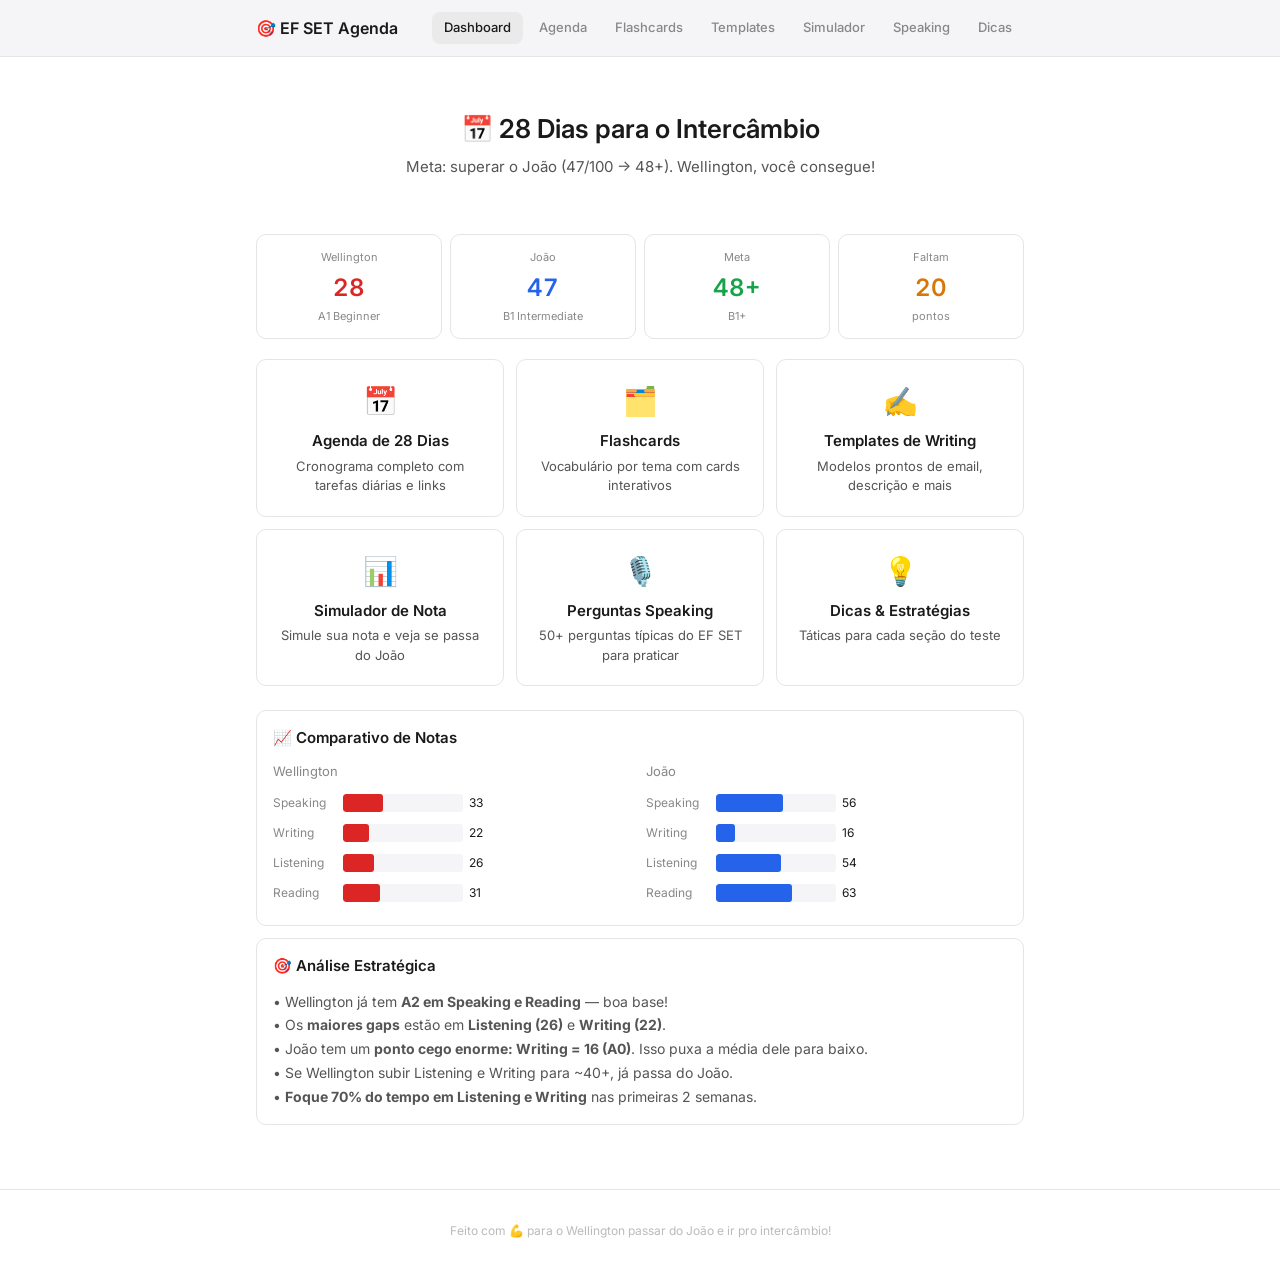
<file: index.html>
<!DOCTYPE html>
<html lang="pt-BR">
<head>
  <meta charset="UTF-8">
  <meta name="viewport" content="width=device-width, initial-scale=1.0">
  <title>EF SET Agenda — Dashboard</title>
  <link rel="preconnect" href="https://fonts.googleapis.com">
  <link rel="preconnect" href="https://fonts.gstatic.com" crossorigin>
  <link href="https://fonts.googleapis.com/css2?family=Inter:wght@400;500;600&display=swap" rel="stylesheet">
  <link rel="stylesheet" href="style.css">
</head>
<body>
  <nav class="navbar">
    <div class="navbar-inner">
      <a href="index.html" class="navbar-brand">🎯 EF SET Agenda</a>
      <div class="nav-links">
        <a href="index.html" class="nav-link active">Dashboard</a>
        <a href="agenda.html" class="nav-link">Agenda</a>
        <a href="flashcards.html" class="nav-link">Flashcards</a>
        <a href="templates.html" class="nav-link">Templates</a>
        <a href="simulador.html" class="nav-link">Simulador</a>
        <a href="speaking.html" class="nav-link">Speaking</a>
        <a href="dicas.html" class="nav-link">Dicas</a>
      </div>
    </div>
  </nav>

  <div class="container">
    <div class="hero">
      <h1>📅 28 Dias para o Intercâmbio</h1>
      <p>Meta: superar o João (47/100 → 48+). Wellington, você consegue!</p>
    </div>

    <div class="score-display">
      <div class="score-box">
        <div class="label">Wellington</div>
        <div class="value" style="color:var(--accent-red)">28</div>
        <div class="sub">A1 Beginner</div>
      </div>
      <div class="score-box">
        <div class="label">João</div>
        <div class="value" style="color:var(--accent-blue)">47</div>
        <div class="sub">B1 Intermediate</div>
      </div>
      <div class="score-box">
        <div class="label">Meta</div>
        <div class="value" style="color:var(--accent-green)">48+</div>
        <div class="sub">B1+</div>
      </div>
      <div class="score-box">
        <div class="label">Faltam</div>
        <div class="value" style="color:var(--accent-yellow)">20</div>
        <div class="sub">pontos</div>
      </div>
    </div>

    <div class="dashboard-grid">
      <a href="agenda.html" class="dashboard-card">
        <div class="icon">📅</div>
        <div class="title">Agenda de 28 Dias</div>
        <div class="desc">Cronograma completo com tarefas diárias e links</div>
      </a>
      <a href="flashcards.html" class="dashboard-card">
        <div class="icon">🗂️</div>
        <div class="title">Flashcards</div>
        <div class="desc">Vocabulário por tema com cards interativos</div>
      </a>
      <a href="templates.html" class="dashboard-card">
        <div class="icon">✍️</div>
        <div class="title">Templates de Writing</div>
        <div class="desc">Modelos prontos de email, descrição e mais</div>
      </a>
      <a href="simulador.html" class="dashboard-card">
        <div class="icon">📊</div>
        <div class="title">Simulador de Nota</div>
        <div class="desc">Simule sua nota e veja se passa do João</div>
      </a>
      <a href="speaking.html" class="dashboard-card">
        <div class="icon">🎙️</div>
        <div class="title">Perguntas Speaking</div>
        <div class="desc">50+ perguntas típicas do EF SET para praticar</div>
      </a>
      <a href="dicas.html" class="dashboard-card">
        <div class="icon">💡</div>
        <div class="title">Dicas & Estratégias</div>
        <div class="desc">Táticas para cada seção do teste</div>
      </a>
    </div>

    <div class="card">
      <div class="card-header">
        <span class="card-title">📈 Comparativo de Notas</span>
      </div>
      <div style="display:grid;grid-template-columns:1fr 1fr;gap:12px;margin-top:12px;">
        <div>
          <div style="font-size:13px;color:var(--text-tertiary);margin-bottom:8px;">Wellington</div>
          <div style="margin-bottom:6px;"><span style="font-size:12px;color:var(--text-tertiary);display:inline-block;width:70px;">Speaking</span><div style="display:inline-block;width:120px;height:18px;background:var(--bg-secondary);border-radius:3px;overflow:hidden;vertical-align:middle;"><div style="width:33%;height:100%;background:var(--accent-red);border-radius:3px;"></div></div><span style="font-size:12px;margin-left:6px;">33</span></div>
          <div style="margin-bottom:6px;"><span style="font-size:12px;color:var(--text-tertiary);display:inline-block;width:70px;">Writing</span><div style="display:inline-block;width:120px;height:18px;background:var(--bg-secondary);border-radius:3px;overflow:hidden;vertical-align:middle;"><div style="width:22%;height:100%;background:var(--accent-red);border-radius:3px;"></div></div><span style="font-size:12px;margin-left:6px;">22</span></div>
          <div style="margin-bottom:6px;"><span style="font-size:12px;color:var(--text-tertiary);display:inline-block;width:70px;">Listening</span><div style="display:inline-block;width:120px;height:18px;background:var(--bg-secondary);border-radius:3px;overflow:hidden;vertical-align:middle;"><div style="width:26%;height:100%;background:var(--accent-red);border-radius:3px;"></div></div><span style="font-size:12px;margin-left:6px;">26</span></div>
          <div style="margin-bottom:6px;"><span style="font-size:12px;color:var(--text-tertiary);display:inline-block;width:70px;">Reading</span><div style="display:inline-block;width:120px;height:18px;background:var(--bg-secondary);border-radius:3px;overflow:hidden;vertical-align:middle;"><div style="width:31%;height:100%;background:var(--accent-red);border-radius:3px;"></div></div><span style="font-size:12px;margin-left:6px;">31</span></div>
        </div>
        <div>
          <div style="font-size:13px;color:var(--text-tertiary);margin-bottom:8px;">João</div>
          <div style="margin-bottom:6px;"><span style="font-size:12px;color:var(--text-tertiary);display:inline-block;width:70px;">Speaking</span><div style="display:inline-block;width:120px;height:18px;background:var(--bg-secondary);border-radius:3px;overflow:hidden;vertical-align:middle;"><div style="width:56%;height:100%;background:var(--accent-blue);border-radius:3px;"></div></div><span style="font-size:12px;margin-left:6px;">56</span></div>
          <div style="margin-bottom:6px;"><span style="font-size:12px;color:var(--text-tertiary);display:inline-block;width:70px;">Writing</span><div style="display:inline-block;width:120px;height:18px;background:var(--bg-secondary);border-radius:3px;overflow:hidden;vertical-align:middle;"><div style="width:16%;height:100%;background:var(--accent-blue);border-radius:3px;"></div></div><span style="font-size:12px;margin-left:6px;">16</span></div>
          <div style="margin-bottom:6px;"><span style="font-size:12px;color:var(--text-tertiary);display:inline-block;width:70px;">Listening</span><div style="display:inline-block;width:120px;height:18px;background:var(--bg-secondary);border-radius:3px;overflow:hidden;vertical-align:middle;"><div style="width:54%;height:100%;background:var(--accent-blue);border-radius:3px;"></div></div><span style="font-size:12px;margin-left:6px;">54</span></div>
          <div style="margin-bottom:6px;"><span style="font-size:12px;color:var(--text-tertiary);display:inline-block;width:70px;">Reading</span><div style="display:inline-block;width:120px;height:18px;background:var(--bg-secondary);border-radius:3px;overflow:hidden;vertical-align:middle;"><div style="width:63%;height:100%;background:var(--accent-blue);border-radius:3px;"></div></div><span style="font-size:12px;margin-left:6px;">63</span></div>
        </div>
      </div>
    </div>

    <div class="card">
      <div class="card-header">
        <span class="card-title">🎯 Análise Estratégica</span>
      </div>
      <div style="font-size:14px;color:var(--text-secondary);line-height:1.7;">
        <p>• Wellington já tem <strong>A2 em Speaking e Reading</strong> — boa base!</p>
        <p>• Os <strong>maiores gaps</strong> estão em <strong>Listening (26)</strong> e <strong>Writing (22)</strong>.</p>
        <p>• João tem um <strong>ponto cego enorme: Writing = 16 (A0)</strong>. Isso puxa a média dele para baixo.</p>
        <p>• Se Wellington subir Listening e Writing para ~40+, já passa do João.</p>
        <p>• <strong>Foque 70% do tempo em Listening e Writing</strong> nas primeiras 2 semanas.</p>
      </div>
    </div>
  </div>

  <div class="footer">
    Feito com 💪 para o Wellington passar do João e ir pro intercâmbio!
  </div>

  <script src="script.js"></script>
</body>
</html>
</file>
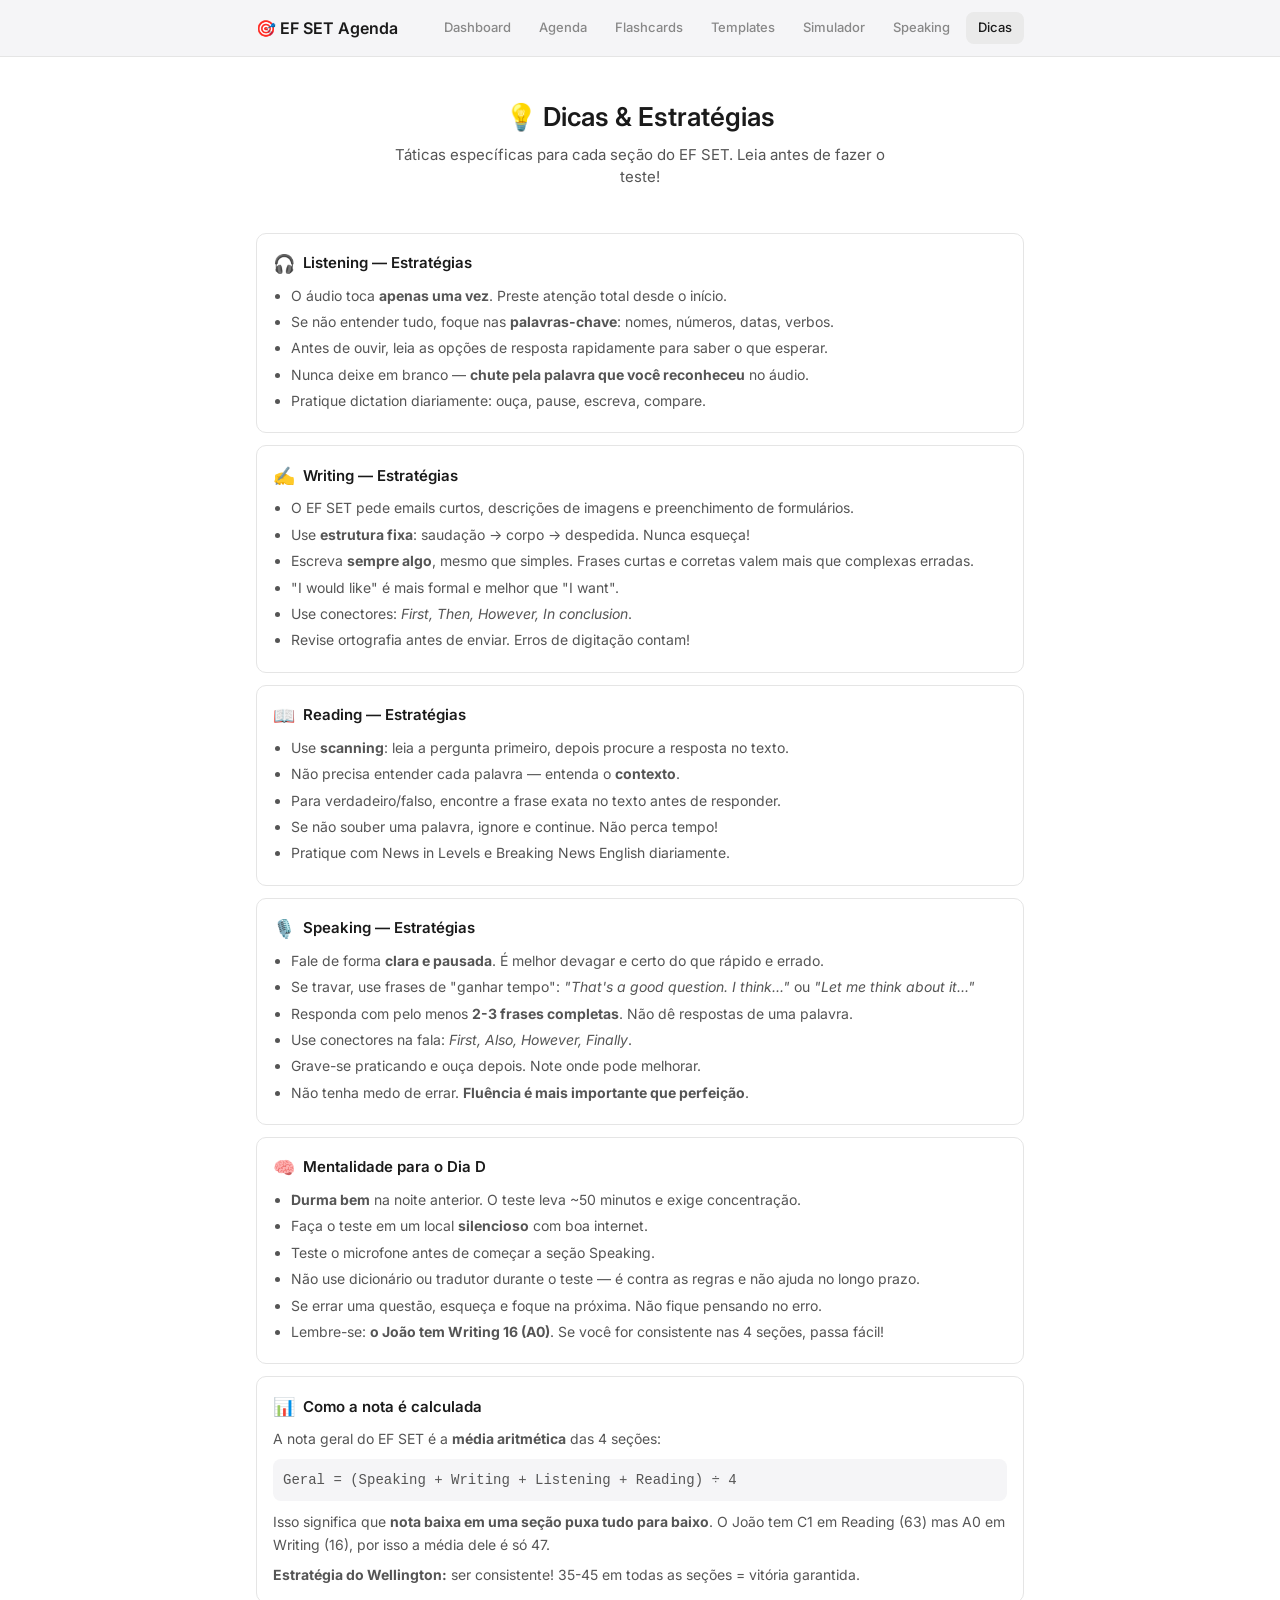
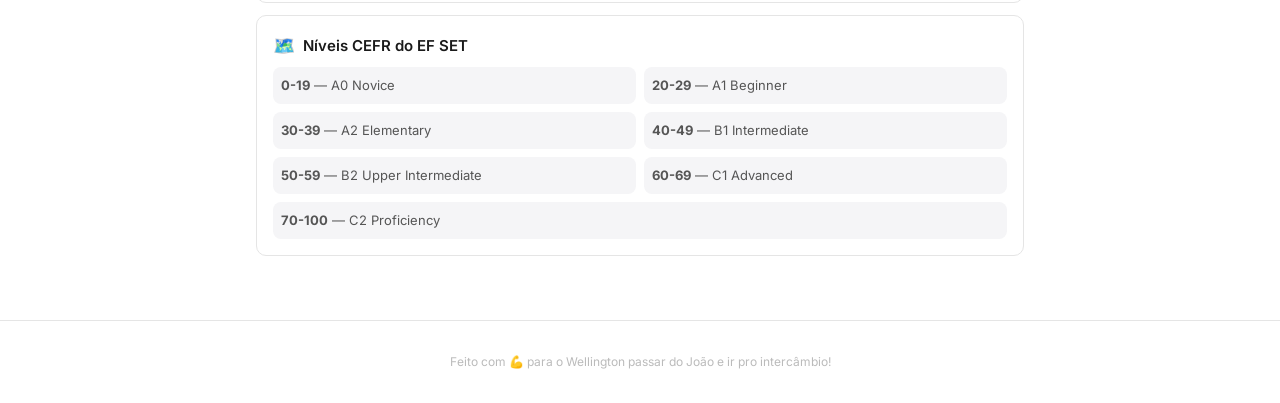
<file: dicas.html>
<!DOCTYPE html>
<html lang="pt-BR">
<head>
  <meta charset="UTF-8">
  <meta name="viewport" content="width=device-width, initial-scale=1.0">
  <title>Dicas — Estratégias EF SET</title>
  <link rel="preconnect" href="https://fonts.googleapis.com">
  <link rel="preconnect" href="https://fonts.gstatic.com" crossorigin>
  <link href="https://fonts.googleapis.com/css2?family=Inter:wght@400;500;600&display=swap" rel="stylesheet">
  <link rel="stylesheet" href="style.css">
</head>
<body>
  <nav class="navbar">
    <div class="navbar-inner">
      <a href="index.html" class="navbar-brand">🎯 EF SET Agenda</a>
      <div class="nav-links">
        <a href="index.html" class="nav-link">Dashboard</a>
        <a href="agenda.html" class="nav-link">Agenda</a>
        <a href="flashcards.html" class="nav-link">Flashcards</a>
        <a href="templates.html" class="nav-link">Templates</a>
        <a href="simulador.html" class="nav-link">Simulador</a>
        <a href="speaking.html" class="nav-link">Speaking</a>
        <a href="dicas.html" class="nav-link active">Dicas</a>
      </div>
    </div>
  </nav>

  <div class="container">
    <div class="hero" style="padding:20px 16px;">
      <h1>💡 Dicas & Estratégias</h1>
      <p>Táticas específicas para cada seção do EF SET. Leia antes de fazer o teste!</p>
    </div>

    <div class="dica-card">
      <div class="dica-header"><span class="dica-icon">🎧</span><span class="dica-title">Listening — Estratégias</span></div>
      <div class="dica-body">
        <ul>
          <li>O áudio toca <strong>apenas uma vez</strong>. Preste atenção total desde o início.</li>
          <li>Se não entender tudo, foque nas <strong>palavras-chave</strong>: nomes, números, datas, verbos.</li>
          <li>Antes de ouvir, leia as opções de resposta rapidamente para saber o que esperar.</li>
          <li>Nunca deixe em branco — <strong>chute pela palavra que você reconheceu</strong> no áudio.</li>
          <li>Pratique dictation diariamente: ouça, pause, escreva, compare.</li>
        </ul>
      </div>
    </div>

    <div class="dica-card">
      <div class="dica-header"><span class="dica-icon">✍️</span><span class="dica-title">Writing — Estratégias</span></div>
      <div class="dica-body">
        <ul>
          <li>O EF SET pede emails curtos, descrições de imagens e preenchimento de formulários.</li>
          <li>Use <strong>estrutura fixa</strong>: saudação → corpo → despedida. Nunca esqueça!</li>
          <li>Escreva <strong>sempre algo</strong>, mesmo que simples. Frases curtas e corretas valem mais que complexas erradas.</li>
          <li>"I would like" é mais formal e melhor que "I want".</li>
          <li>Use conectores: <em>First, Then, However, In conclusion</em>.</li>
          <li>Revise ortografia antes de enviar. Erros de digitação contam!</li>
        </ul>
      </div>
    </div>

    <div class="dica-card">
      <div class="dica-header"><span class="dica-icon">📖</span><span class="dica-title">Reading — Estratégias</span></div>
      <div class="dica-body">
        <ul>
          <li>Use <strong>scanning</strong>: leia a pergunta primeiro, depois procure a resposta no texto.</li>
          <li>Não precisa entender cada palavra — entenda o <strong>contexto</strong>.</li>
          <li>Para verdadeiro/falso, encontre a frase exata no texto antes de responder.</li>
          <li>Se não souber uma palavra, ignore e continue. Não perca tempo!</li>
          <li>Pratique com News in Levels e Breaking News English diariamente.</li>
        </ul>
      </div>
    </div>

    <div class="dica-card">
      <div class="dica-header"><span class="dica-icon">🎙️</span><span class="dica-title">Speaking — Estratégias</span></div>
      <div class="dica-body">
        <ul>
          <li>Fale de forma <strong>clara e pausada</strong>. É melhor devagar e certo do que rápido e errado.</li>
          <li>Se travar, use frases de "ganhar tempo": <em>"That's a good question. I think..."</em> ou <em>"Let me think about it..."</em></li>
          <li>Responda com pelo menos <strong>2-3 frases completas</strong>. Não dê respostas de uma palavra.</li>
          <li>Use conectores na fala: <em>First, Also, However, Finally</em>.</li>
          <li>Grave-se praticando e ouça depois. Note onde pode melhorar.</li>
          <li>Não tenha medo de errar. <strong>Fluência é mais importante que perfeição</strong>.</li>
        </ul>
      </div>
    </div>

    <div class="dica-card">
      <div class="dica-header"><span class="dica-icon">🧠</span><span class="dica-title">Mentalidade para o Dia D</span></div>
      <div class="dica-body">
        <ul>
          <li><strong>Durma bem</strong> na noite anterior. O teste leva ~50 minutos e exige concentração.</li>
          <li>Faça o teste em um local <strong>silencioso</strong> com boa internet.</li>
          <li>Teste o microfone antes de começar a seção Speaking.</li>
          <li>Não use dicionário ou tradutor durante o teste — é contra as regras e não ajuda no longo prazo.</li>
          <li>Se errar uma questão, esqueça e foque na próxima. Não fique pensando no erro.</li>
          <li>Lembre-se: <strong>o João tem Writing 16 (A0)</strong>. Se você for consistente nas 4 seções, passa fácil!</li>
        </ul>
      </div>
    </div>

    <div class="dica-card">
      <div class="dica-header"><span class="dica-icon">📊</span><span class="dica-title">Como a nota é calculada</span></div>
      <div class="dica-body">
        <p>A nota geral do EF SET é a <strong>média aritmética</strong> das 4 seções:</p>
        <p style="margin-top:8px;font-family:monospace;font-size:14px;background:var(--bg-secondary);padding:10px;border-radius:var(--radius-md);">
          Geral = (Speaking + Writing + Listening + Reading) ÷ 4
        </p>
        <p style="margin-top:10px;">Isso significa que <strong>nota baixa em uma seção puxa tudo para baixo</strong>. O João tem C1 em Reading (63) mas A0 em Writing (16), por isso a média dele é só 47.</p>
        <p style="margin-top:8px;"><strong>Estratégia do Wellington:</strong> ser consistente! 35-45 em todas as seções = vitória garantida.</p>
      </div>
    </div>

    <div class="dica-card">
      <div class="dica-header"><span class="dica-icon">🗺️</span><span class="dica-title">Níveis CEFR do EF SET</span></div>
      <div class="dica-body">
        <div style="display:grid;grid-template-columns:repeat(2,1fr);gap:8px;margin-top:8px;">
          <div style="padding:8px;background:var(--bg-secondary);border-radius:var(--radius-md);font-size:13px;"><strong>0-19</strong> — A0 Novice</div>
          <div style="padding:8px;background:var(--bg-secondary);border-radius:var(--radius-md);font-size:13px;"><strong>20-29</strong> — A1 Beginner</div>
          <div style="padding:8px;background:var(--bg-secondary);border-radius:var(--radius-md);font-size:13px;"><strong>30-39</strong> — A2 Elementary</div>
          <div style="padding:8px;background:var(--bg-secondary);border-radius:var(--radius-md);font-size:13px;"><strong>40-49</strong> — B1 Intermediate</div>
          <div style="padding:8px;background:var(--bg-secondary);border-radius:var(--radius-md);font-size:13px;"><strong>50-59</strong> — B2 Upper Intermediate</div>
          <div style="padding:8px;background:var(--bg-secondary);border-radius:var(--radius-md);font-size:13px;"><strong>60-69</strong> — C1 Advanced</div>
          <div style="padding:8px;background:var(--bg-secondary);border-radius:var(--radius-md);font-size:13px;grid-column:span 2;"><strong>70-100</strong> — C2 Proficiency</div>
        </div>
      </div>
    </div>
  </div>

  <div class="footer">
    Feito com 💪 para o Wellington passar do João e ir pro intercâmbio!
  </div>

  <script src="script.js"></script>
</body>
</html>
</file>
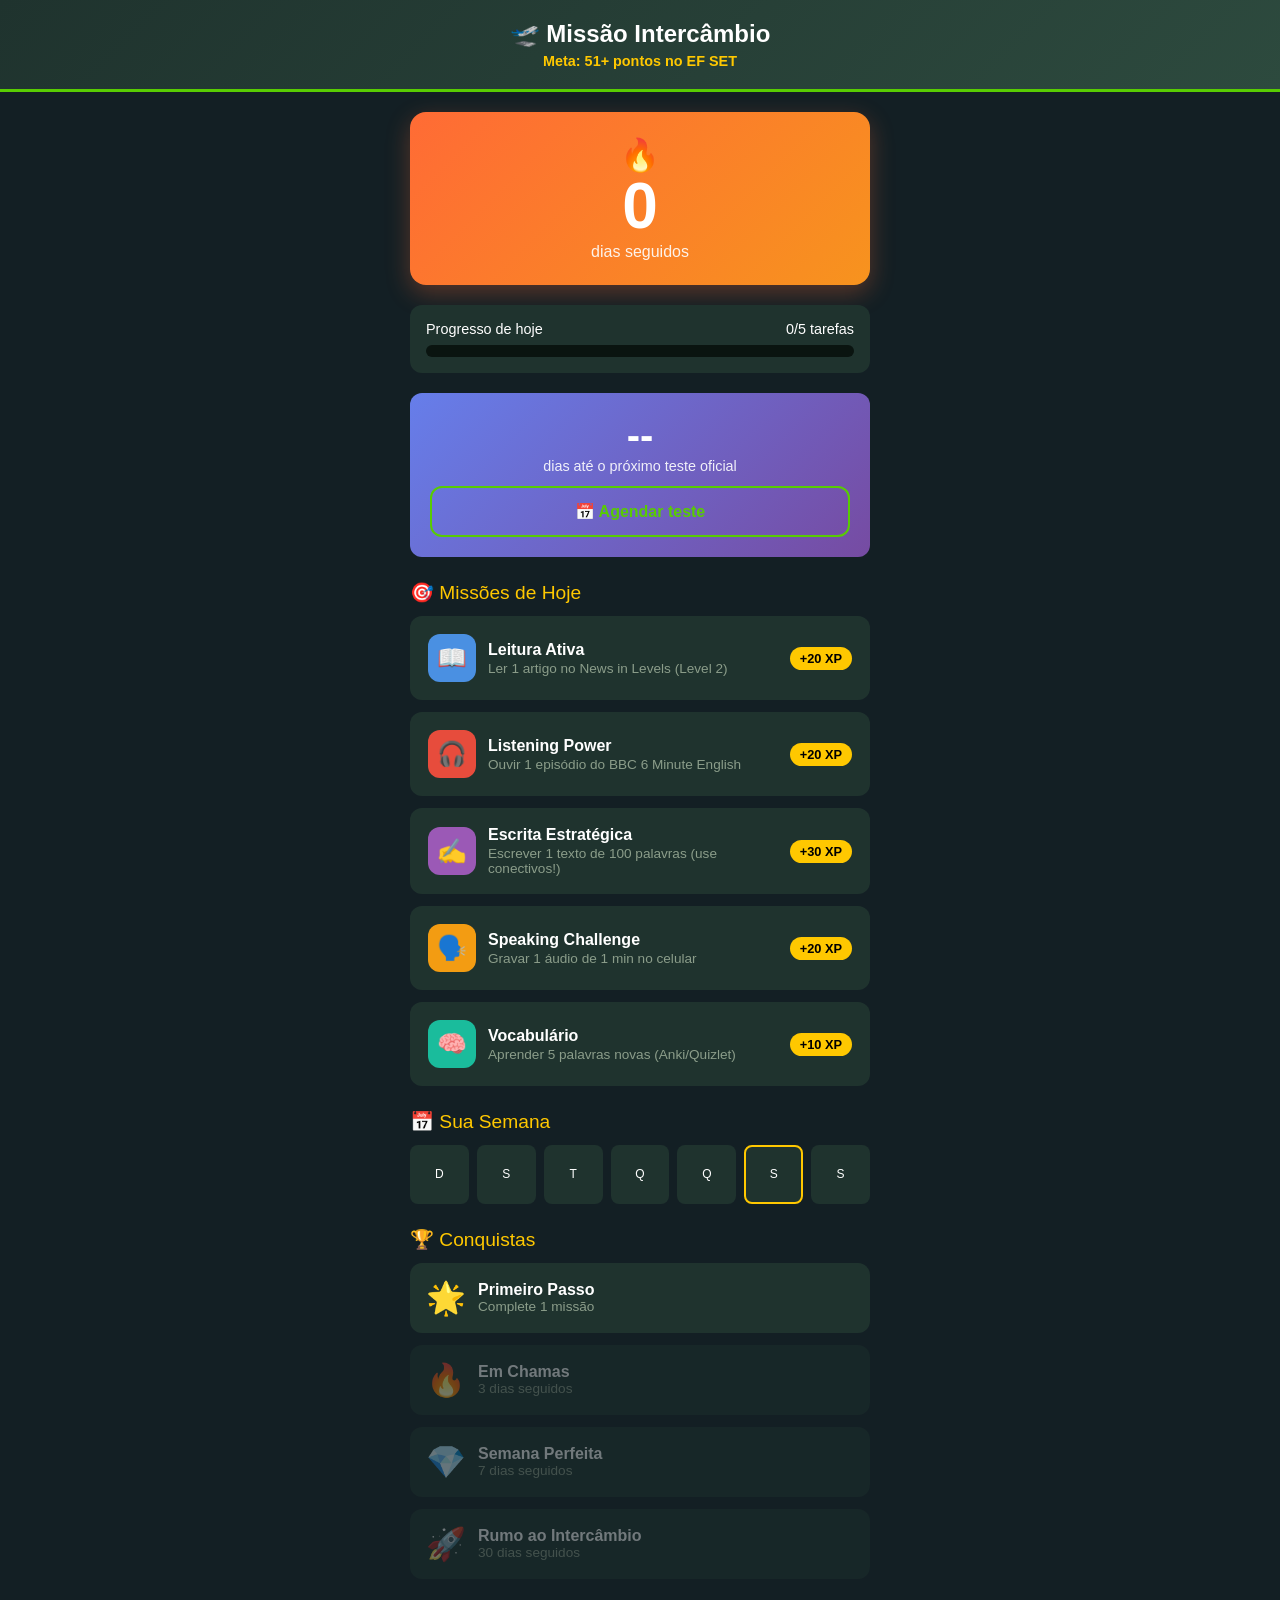
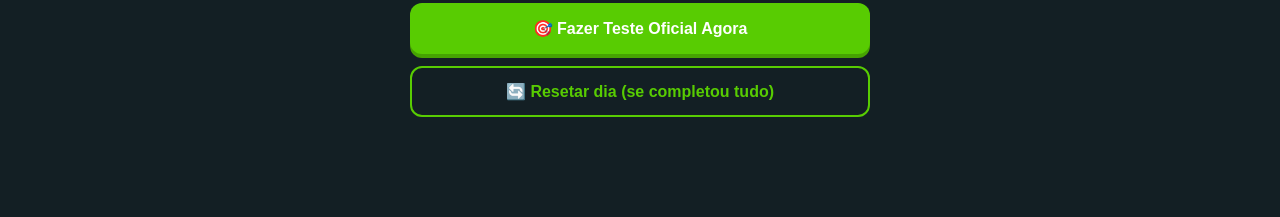
<file: ingles.html>
<!DOCTYPE html>
<html lang="pt-BR">
<head>
    <meta charset="UTF-8">
    <meta name="viewport" content="width=device-width, initial-scale=1.0">
    <title>🛫 Missão Intercâmbio - Wellington</title>
    <style>
        :root {
            --primary: #58cc02; /* Verde Duolingo */
            --primary-dark: #46a302;
            --secondary: #ffc800; /* Amarelo */
            --danger: #ff4b4b;
            --bg: #131f24;
            --card: #1f332e;
            --text: #ffffff;
            --text-muted: #8b9d8a;
        }
        * { margin: 0; padding: 0; box-sizing: border-box; }
        body {
            font-family: -apple-system, BlinkMacSystemFont, 'Segoe UI', sans-serif;
            background: var(--bg);
            color: var(--text);
            min-height: 100vh;
            padding-bottom: 80px;
        }

        .header {
            background: linear-gradient(135deg, #1f332e 0%, #2d4a3e 100%);
            padding: 20px;
            text-align: center;
            border-bottom: 3px solid var(--primary);
            position: sticky;
            top: 0;
            z-index: 100;
        }
        .header h1 { font-size: 1.5rem; margin-bottom: 5px; }
        .header .goal { color: var(--secondary); font-weight: bold; font-size: 0.9rem; }

        .container { max-width: 500px; margin: 0 auto; padding: 20px; }

        /* STREAK CARD */
        .streak-card {
            background: linear-gradient(135deg, #ff6b35 0%, #f7931e 100%);
            border-radius: 16px;
            padding: 24px;
            text-align: center;
            margin-bottom: 20px;
            box-shadow: 0 8px 24px rgba(255, 107, 53, 0.3);
        }
        .streak-number { font-size: 4rem; font-weight: 900; line-height: 1; }
        .streak-label { font-size: 1rem; opacity: 0.9; margin-top: 5px; }
        .streak-fire { font-size: 2rem; animation: pulse 1s infinite; }

        @keyframes pulse {
            0%, 100% { transform: scale(1); }
            50% { transform: scale(1.1); }
        }

        /* PROGRESS BAR */
        .progress-section {
            background: var(--card);
            border-radius: 12px;
            padding: 16px;
            margin-bottom: 20px;
        }
        .progress-header {
            display: flex;
            justify-content: space-between;
            margin-bottom: 8px;
            font-size: 0.9rem;
        }
        .progress-bar {
            background: #0a1410;
            height: 12px;
            border-radius: 6px;
            overflow: hidden;
        }
        .progress-fill {
            background: linear-gradient(90deg, var(--primary) 0%, #7ed957 100%);
            height: 100%;
            width: 0%;
            transition: width 0.5s ease;
            border-radius: 6px;
        }

        /* DAILY QUESTS */
        .section-title {
            font-size: 1.2rem;
            margin: 24px 0 12px;
            color: var(--secondary);
            display: flex;
            align-items: center;
            gap: 8px;
        }

        .quest-card {
            background: var(--card);
            border-radius: 12px;
            padding: 16px;
            margin-bottom: 12px;
            display: flex;
            align-items: center;
            gap: 12px;
            cursor: pointer;
            transition: all 0.2s;
            border: 2px solid transparent;
        }
        .quest-card:hover { border-color: var(--primary); }
        .quest-card.completed {
            background: #1a2e26;
            opacity: 0.6;
        }
        .quest-card.completed .quest-title { text-decoration: line-through; }

        .quest-icon {
            width: 48px;
            height: 48px;
            border-radius: 12px;
            display: flex;
            align-items: center;
            justify-content: center;
            font-size: 1.5rem;
            flex-shrink: 0;
        }
        .quest-content { flex: 1; }
        .quest-title { font-weight: bold; font-size: 1rem; margin-bottom: 2px; }
        .quest-desc { font-size: 0.85rem; color: var(--text-muted); }
        .quest-xp {
            background: var(--secondary);
            color: #000;
            padding: 4px 10px;
            border-radius: 12px;
            font-weight: bold;
            font-size: 0.8rem;
        }

        /* WEEKLY VIEW */
        .week-grid {
            display: grid;
            grid-template-columns: repeat(7, 1fr);
            gap: 8px;
            margin-bottom: 20px;
        }
        .week-day {
            aspect-ratio: 1;
            background: var(--card);
            border-radius: 8px;
            display: flex;
            flex-direction: column;
            align-items: center;
            justify-content: center;
            font-size: 0.75rem;
            position: relative;
        }
        .week-day.active { background: var(--primary); color: #000; font-weight: bold; }
        .week-day.completed { background: var(--primary); }
        .week-day.completed::after {
            content: '✓';
            position: absolute;
            font-size: 1.2rem;
            font-weight: bold;
        }
        .week-day.today { border: 2px solid var(--secondary); }

        /* BUTTONS */
        .btn-primary {
            background: var(--primary);
            color: #fff;
            border: none;
            padding: 16px;
            border-radius: 12px;
            font-size: 1rem;
            font-weight: bold;
            width: 100%;
            cursor: pointer;
            box-shadow: 0 4px 0 var(--primary-dark);
            transition: all 0.1s;
            margin-top: 12px;
        }
        .btn-primary:active {
            transform: translateY(4px);
            box-shadow: 0 0 0 var(--primary-dark);
        }
        .btn-secondary {
            background: transparent;
            color: var(--primary);
            border: 2px solid var(--primary);
            padding: 14px;
            border-radius: 12px;
            font-size: 1rem;
            font-weight: bold;
            width: 100%;
            cursor: pointer;
            margin-top: 12px;
        }

        /* ACHIEVEMENTS */
        .achievement {
            background: var(--card);
            border-radius: 12px;
            padding: 16px;
            margin-bottom: 12px;
            display: flex;
            align-items: center;
            gap: 12px;
        }
        .achievement.locked { opacity: 0.4; }
        .achievement-icon { font-size: 2rem; }
        .achievement-title { font-weight: bold; }
        .achievement-desc { font-size: 0.85rem; color: var(--text-muted); }

        /* MODAL */
        .modal {
            display: none;
            position: fixed;
            top: 0; left: 0; right: 0; bottom: 0;
            background: rgba(0,0,0,0.8);
            z-index: 1000;
            align-items: center;
            justify-content: center;
            padding: 20px;
        }
        .modal.active { display: flex; }
        .modal-content {
            background: var(--card);
            border-radius: 16px;
            padding: 24px;
            max-width: 400px;
            width: 100%;
            text-align: center;
        }
        .modal-icon { font-size: 4rem; margin-bottom: 16px; }
        .modal-title { font-size: 1.5rem; margin-bottom: 8px; color: var(--secondary); }
        .modal-text { margin-bottom: 20px; color: var(--text-muted); }

        /* TEST COUNTDOWN */
        .test-countdown {
            background: linear-gradient(135deg, #667eea 0%, #764ba2 100%);
            border-radius: 12px;
            padding: 20px;
            text-align: center;
            margin-bottom: 20px;
        }
        .countdown-number { font-size: 2.5rem; font-weight: 900; }
        .countdown-label { font-size: 0.9rem; opacity: 0.9; }
    </style>
</head>
<body>

<div class="header">
    <h1>🛫 Missão Intercâmbio</h1>
    <div class="goal">Meta: 51+ pontos no EF SET</div>
</div>

<div class="container">

    <!-- STREAK -->
    <div class="streak-card">
        <div class="streak-fire">🔥</div>
        <div class="streak-number" id="streakCount">0</div>
        <div class="streak-label">dias seguidos</div>
    </div>

    <!-- PROGRESSO DO DIA -->
    <div class="progress-section">
        <div class="progress-header">
            <span>Progresso de hoje</span>
            <span id="progressText">0/5 tarefas</span>
        </div>
        <div class="progress-bar">
            <div class="progress-fill" id="progressFill"></div>
        </div>
    </div>

    <!-- CONTAGEM REGRESSIVA -->
    <div class="test-countdown">
        <div class="countdown-number" id="daysUntilTest">--</div>
        <div class="countdown-label">dias até o próximo teste oficial</div>
        <button class="btn-secondary" style="margin-top: 12px;" onclick="setTestDate()">📅 Agendar teste</button>
    </div>

    <!-- MISSÕES DIÁRIAS -->
    <div class="section-title">🎯 Missões de Hoje</div>

    <div class="quest-card" onclick="toggleQuest(this, 'reading')">
        <div class="quest-icon" style="background: #4a90e2;">📖</div>
        <div class="quest-content">
            <div class="quest-title">Leitura Ativa</div>
            <div class="quest-desc">Ler 1 artigo no News in Levels (Level 2)</div>
        </div>
        <div class="quest-xp">+20 XP</div>
    </div>

    <div class="quest-card" onclick="toggleQuest(this, 'listening')">
        <div class="quest-icon" style="background: #e74c3c;">🎧</div>
        <div class="quest-content">
            <div class="quest-title">Listening Power</div>
            <div class="quest-desc">Ouvir 1 episódio do BBC 6 Minute English</div>
        </div>
        <div class="quest-xp">+20 XP</div>
    </div>

    <div class="quest-card" onclick="toggleQuest(this, 'writing')">
        <div class="quest-icon" style="background: #9b59b6;">✍️</div>
        <div class="quest-content">
            <div class="quest-title">Escrita Estratégica</div>
            <div class="quest-desc">Escrever 1 texto de 100 palavras (use conectivos!)</div>
        </div>
        <div class="quest-xp">+30 XP</div>
    </div>

    <div class="quest-card" onclick="toggleQuest(this, 'speaking')">
        <div class="quest-icon" style="background: #f39c12;">🗣️</div>
        <div class="quest-content">
            <div class="quest-title">Speaking Challenge</div>
            <div class="quest-desc">Gravar 1 áudio de 1 min no celular</div>
        </div>
        <div class="quest-xp">+20 XP</div>
    </div>

    <div class="quest-card" onclick="toggleQuest(this, 'vocab')">
        <div class="quest-icon" style="background: #1abc9c;">🧠</div>
        <div class="quest-content">
            <div class="quest-title">Vocabulário</div>
            <div class="quest-desc">Aprender 5 palavras novas (Anki/Quizlet)</div>
        </div>
        <div class="quest-xp">+10 XP</div>
    </div>

    <!-- SEMANA -->
    <div class="section-title">📅 Sua Semana</div>
    <div class="week-grid" id="weekGrid"></div>

    <!-- CONQUISTAS -->
    <div class="section-title">🏆 Conquistas</div>

    <div class="achievement" id="ach-first">
        <div class="achievement-icon">🌟</div>
        <div>
            <div class="achievement-title">Primeiro Passo</div>
            <div class="achievement-desc">Complete 1 missão</div>
        </div>
    </div>

    <div class="achievement locked" id="ach-streak3">
        <div class="achievement-icon">🔥</div>
        <div>
            <div class="achievement-title">Em Chamas</div>
            <div class="achievement-desc">3 dias seguidos</div>
        </div>
    </div>

    <div class="achievement locked" id="ach-streak7">
        <div class="achievement-icon">💎</div>
        <div>
            <div class="achievement-title">Semana Perfeita</div>
            <div class="achievement-desc">7 dias seguidos</div>
        </div>
    </div>

    <div class="achievement locked" id="ach-streak30">
        <div class="achievement-icon">🚀</div>
        <div>
            <div class="achievement-title">Rumo ao Intercâmbio</div>
            <div class="achievement-desc">30 dias seguidos</div>
        </div>
    </div>

    <!-- BOTÕES DE AÇÃO -->
    <button class="btn-primary" onclick="openTest()">🎯 Fazer Teste Oficial Agora</button>
    <button class="btn-secondary" onclick="resetDay()">🔄 Resetar dia (se completou tudo)</button>

</div>

<!-- MODAL DE CELEBRAÇÃO -->
<div class="modal" id="celebrationModal">
    <div class="modal-content">
        <div class="modal-icon" id="modalIcon">🎉</div>
        <div class="modal-title" id="modalTitle">Missão Cumprida!</div>
        <div class="modal-text" id="modalText">Você está um passo mais perto do intercâmbio!</div>
        <button class="btn-primary" onclick="closeModal()">Continuar</button>
    </div>
</div>

<script>
    // Estado do usuário
    let state = JSON.parse(localStorage.getItem('efset_state')) || {
        streak: 0,
        lastActiveDate: null,
        todayQuests: {},
        testDate: null,
        totalXP: 0,
        weekHistory: []
    };

    const quests = {
        reading: { xp: 20, label: 'Leitura' },
        listening: { xp: 20, label: 'Listening' },
        writing: { xp: 30, label: 'Escrita' },
        speaking: { xp: 20, label: 'Speaking' },
        vocab: { xp: 10, label: 'Vocabulário' }
    };

    // Verifica se é um novo dia
    function checkNewDay() {
        const today = new Date().toDateString();
        if (state.lastActiveDate && state.lastActiveDate !== today) {
            // Verifica se completou tudo ontem
            const yesterdayCompleted = Object.keys(state.todayQuests).length === 5 &&
                                       Object.values(state.todayQuests).every(v => v);
            if (yesterdayCompleted) {
                state.streak++;
            } else {
                state.streak = 0;
            }
            state.todayQuests = {};
            state.weekHistory.push({ date: state.lastActiveDate, completed: yesterdayCompleted });
        }
        state.lastActiveDate = today;
        saveState();
    }

    function saveState() {
        localStorage.setItem('efset_state', JSON.stringify(state));
    }

    function toggleQuest(element, questId) {
        if (state.todayQuests[questId]) {
            // Desmarcar
            delete state.todayQuests[questId];
            element.classList.remove('completed');
            state.totalXP -= quests[questId].xp;
        } else {
            // Marcar
            state.todayQuests[questId] = true;
            element.classList.add('completed');
            state.totalXP += quests[questId].xp;

            // Verifica se completou tudo
            if (Object.keys(state.todayQuests).length === 5) {
                showCelebration('🎉', 'Dia Completo!', 'Você completou todas as missões de hoje! Streak mantido!');
            }
        }
        updateUI();
        saveState();
    }

    function updateUI() {
        // Streak
        document.getElementById('streakCount').textContent = state.streak;

        // Progresso
        const completed = Object.keys(state.todayQuests).length;
        document.getElementById('progressText').textContent = `${completed}/5 tarefas`;
        document.getElementById('progressFill').style.width = `${(completed / 5) * 100}%`;

        // Quests completadas
        document.querySelectorAll('.quest-card').forEach(card => {
            const questId = card.getAttribute('onclick').match(/'(\w+)'/)[1];
            if (state.todayQuests[questId]) {
                card.classList.add('completed');
            } else {
                card.classList.remove('completed');
            }
        });

        // Semana
        renderWeek();

        // Conquistas
        checkAchievements();

        // Contagem regressiva
        updateCountdown();
    }

    function renderWeek() {
        const grid = document.getElementById('weekGrid');
        grid.innerHTML = '';
        const days = ['D', 'S', 'T', 'Q', 'Q', 'S', 'S'];
        const today = new Date().getDay();

        for (let i = 0; i < 7; i++) {
            const day = document.createElement('div');
            day.className = 'week-day';
            day.textContent = days[i];

            if (i === today) day.classList.add('today');

            // Verifica histórico
            const historyEntry = state.weekHistory.find(h => {
                const d = new Date(h.date).getDay();
                return d === i && h.completed;
            });
            if (historyEntry) day.classList.add('completed');

            grid.appendChild(day);
        }
    }

    function checkAchievements() {
        const completed = Object.keys(state.todayQuests).length;

        if (completed >= 1) document.getElementById('ach-first').classList.remove('locked');
        if (state.streak >= 3) document.getElementById('ach-streak3').classList.remove('locked');
        if (state.streak >= 7) document.getElementById('ach-streak7').classList.remove('locked');
        if (state.streak >= 30) document.getElementById('ach-streak30').classList.remove('locked');
    }

    function updateCountdown() {
        if (state.testDate) {
            const testDate = new Date(state.testDate);
            const today = new Date();
            const diff = Math.ceil((testDate - today) / (1000 * 60 * 60 * 24));
            document.getElementById('daysUntilTest').textContent = diff > 0 ? diff : '🎯 HOJE!';
        }
    }

    function setTestDate() {
        const dateStr = prompt('Digite a data do teste (AAAA-MM-DD):');
        if (dateStr) {
            state.testDate = dateStr;
            saveState();
            updateCountdown();
        }
    }

    function openTest() {
        if (confirm('Pronto para fazer o teste oficial? Você será redirecionado para o EF SET.')) {
            window.open('https://www.efset.org/pt/ef-set-50/', '_blank');
        }
    }

    function resetDay() {
        if (confirm('Tem certeza? Isso vai resetar suas missões de hoje.')) {
            state.todayQuests = {};
            saveState();
            updateUI();
        }
    }

    function showCelebration(icon, title, text) {
        document.getElementById('modalIcon').textContent = icon;
        document.getElementById('modalTitle').textContent = title;
        document.getElementById('modalText').textContent = text;
        document.getElementById('celebrationModal').classList.add('active');
    }

    function closeModal() {
        document.getElementById('celebrationModal').classList.remove('active');
    }

    // Inicialização
    checkNewDay();
    updateUI();
</script>

</body>
</html>
</file>
<file: style.css>
/* ============================================
   EF SET Study Agenda - Styles
   ============================================ */
:root {
  --bg: #ffffff;
  --bg-secondary: #f5f5f7;
  --bg-tertiary: #eaeaea;
  --text-primary: #1a1a1a;
  --text-secondary: #555555;
  --text-tertiary: #888888;
  --text-quaternary: #bbbbbb;
  --border: #e5e5e5;
  --border-light: #f0f0f0;
  --accent-blue: #2563eb;
  --accent-red: #dc2626;
  --accent-green: #16a34a;
  --accent-purple: #7c3aed;
  --accent-yellow: #d97706;
  --accent-orange: #ea580c;
  --shadow: 0 1px 3px rgba(0,0,0,0.08);
  --radius-sm: 6px;
  --radius-md: 8px;
  --radius-lg: 10px;
  --radius-xl: 12px;
  --font: 'Inter', -apple-system, BlinkMacSystemFont, 'Segoe UI', sans-serif;
}

@media (prefers-color-scheme: dark) {
  :root {
    --bg: #0f0f0f;
    --bg-secondary: #1a1a1a;
    --bg-tertiary: #252525;
    --text-primary: #f0f0f0;
    --text-secondary: #aaaaaa;
    --text-tertiary: #777777;
    --text-quaternary: #555555;
    --border: #2a2a2a;
    --border-light: #1f1f1f;
    --shadow: 0 1px 3px rgba(0,0,0,0.3);
  }
}

* { margin: 0; padding: 0; box-sizing: border-box; }

body {
  font-family: var(--font);
  background: var(--bg);
  color: var(--text-primary);
  line-height: 1.5;
  min-height: 100vh;
}

.container {
  max-width: 800px;
  margin: 0 auto;
  padding: 20px 16px;
}

/* ============================================
   NAVBAR
   ============================================ */
.navbar {
  background: var(--bg-secondary);
  border-bottom: 1px solid var(--border);
  position: sticky;
  top: 0;
  z-index: 100;
}
.navbar-inner {
  max-width: 800px;
  margin: 0 auto;
  padding: 12px 16px;
  display: flex;
  align-items: center;
  justify-content: space-between;
  gap: 12px;
}
.navbar-brand {
  font-size: 16px;
  font-weight: 600;
  color: var(--text-primary);
  text-decoration: none;
  display: flex;
  align-items: center;
  gap: 8px;
}
.navbar-brand:hover { opacity: 0.8; }

.nav-links {
  display: flex;
  gap: 4px;
  overflow-x: auto;
  -webkit-overflow-scrolling: touch;
  scrollbar-width: none;
}
.nav-links::-webkit-scrollbar { display: none; }

.nav-link {
  padding: 6px 12px;
  border-radius: var(--radius-md);
  font-size: 13px;
  font-weight: 500;
  color: var(--text-tertiary);
  text-decoration: none;
  white-space: nowrap;
  transition: all 0.15s;
}
.nav-link:hover { color: var(--text-secondary); background: var(--bg-tertiary); }
.nav-link.active { color: var(--text-primary); background: var(--bg-tertiary); }

/* ============================================
   CARDS & COMPONENTS
   ============================================ */
.card {
  background: var(--bg);
  border: 1px solid var(--border);
  border-radius: var(--radius-lg);
  padding: 16px;
  margin-bottom: 12px;
  transition: border-color 0.15s, box-shadow 0.15s;
}
.card:hover { border-color: var(--text-quaternary); box-shadow: var(--shadow); }

.card-header {
  display: flex;
  justify-content: space-between;
  align-items: center;
  margin-bottom: 12px;
}
.card-title { font-size: 15px; font-weight: 600; }
.card-badge {
  font-size: 11px;
  padding: 3px 10px;
  border-radius: var(--radius-sm);
  background: var(--bg-secondary);
  color: var(--text-tertiary);
  font-weight: 500;
}

/* ============================================
   BUTTONS
   ============================================ */
.btn {
  display: inline-flex;
  align-items: center;
  gap: 6px;
  padding: 8px 16px;
  border-radius: var(--radius-md);
  font-size: 13px;
  font-weight: 500;
  font-family: inherit;
  cursor: pointer;
  border: 1px solid var(--border);
  background: var(--bg);
  color: var(--text-primary);
  text-decoration: none;
  transition: all 0.15s;
}
.btn:hover { background: var(--bg-secondary); border-color: var(--text-secondary); }
.btn-primary { background: var(--text-primary); color: var(--bg); border-color: var(--text-primary); }
.btn-primary:hover { opacity: 0.85; }
.btn-sm { padding: 5px 12px; font-size: 12px; }

/* ============================================
   PROGRESS
   ============================================ */
.progress-wrap { margin-bottom: 20px; }
.progress-label { display: flex; justify-content: space-between; font-size: 13px; margin-bottom: 6px; color: var(--text-secondary); }
.progress-bar-bg { height: 8px; background: var(--bg-secondary); border-radius: 4px; overflow: hidden; }
.progress-bar-fill { height: 100%; background: var(--text-primary); border-radius: 4px; transition: width 0.4s ease-out; }

/* ============================================
   TASKS
   ============================================ */
.task-item {
  display: flex;
  align-items: flex-start;
  gap: 10px;
  padding: 10px 0;
  border-bottom: 1px solid var(--border-light);
}
.task-item:last-child { border-bottom: none; }
.task-check {
  width: 20px; height: 20px;
  border: 2px solid var(--border);
  border-radius: 5px;
  cursor: pointer;
  flex-shrink: 0;
  margin-top: 2px;
  display: flex; align-items: center; justify-content: center;
  transition: all 0.15s;
  background: var(--bg);
}
.task-check:hover { border-color: var(--text-secondary); }
.task-check.done { background: var(--text-primary); border-color: var(--text-primary); }
.task-check.done::after { content: "✓"; color: var(--bg); font-size: 12px; font-weight: 700; }
.task-body { flex: 1; }
.task-title { font-size: 14px; font-weight: 500; margin-bottom: 3px; }
.task-title.done { text-decoration: line-through; color: var(--text-quaternary); }
.task-desc { font-size: 13px; color: var(--text-secondary); line-height: 1.5; }
.task-link {
  display: inline-flex; align-items: center; gap: 5px;
  margin-top: 6px; font-size: 12px;
  color: var(--text-primary); text-decoration: none;
  padding: 4px 12px; border: 1px solid var(--border);
  border-radius: var(--radius-sm);
  transition: all 0.15s;
}
.task-link:hover { background: var(--bg-secondary); border-color: var(--text-secondary); }

/* ============================================
   TAGS
   ============================================ */
.tag {
  display: inline-block; font-size: 10px;
  padding: 2px 8px; border-radius: 4px;
  margin-left: 6px; font-weight: 600;
  vertical-align: middle;
}
.tag-listening { background: rgba(37,99,235,0.1); color: var(--accent-blue); }
.tag-writing { background: rgba(220,38,38,0.1); color: var(--accent-red); }
.tag-reading { background: rgba(22,163,74,0.1); color: var(--accent-green); }
.tag-speaking { background: rgba(124,58,237,0.1); color: var(--accent-purple); }
.tag-mock { background: rgba(217,119,6,0.1); color: var(--accent-yellow); }
.tag-rest { background: var(--bg-secondary); color: var(--text-tertiary); }

/* ============================================
   WEEK TABS
   ============================================ */
.week-tabs { display: flex; gap: 6px; margin-bottom: 20px; flex-wrap: wrap; }
.week-tab {
  padding: 8px 16px;
  border: 1px solid var(--border);
  background: transparent;
  color: var(--text-tertiary);
  font-size: 13px;
  font-weight: 500;
  cursor: pointer;
  border-radius: var(--radius-md);
  transition: all 0.15s;
  font-family: inherit;
}
.week-tab:hover { border-color: var(--text-secondary); color: var(--text-secondary); }
.week-tab.active { background: var(--text-primary); color: var(--bg); border-color: var(--text-primary); }

.week-panel { display: none; }
.week-panel.active { display: block; animation: fadeIn 0.25s ease-out; }
@keyframes fadeIn { from { opacity: 0; transform: translateY(4px); } to { opacity: 1; transform: translateY(0); } }

/* ============================================
   FLASHCARDS
   ============================================ */
.flashcard-grid { display: grid; grid-template-columns: repeat(auto-fill, minmax(200px, 1fr)); gap: 12px; margin-top: 16px; }
.flashcard {
  perspective: 800px;
  height: 140px;
  cursor: pointer;
}
.flashcard-inner {
  position: relative;
  width: 100%; height: 100%;
  transition: transform 0.4s;
  transform-style: preserve-3d;
}
.flashcard.flipped .flashcard-inner { transform: rotateY(180deg); }
.flashcard-front, .flashcard-back {
  position: absolute;
  width: 100%; height: 100%;
  backface-visibility: hidden;
  border: 1px solid var(--border);
  border-radius: var(--radius-lg);
  display: flex; align-items: center; justify-content: center;
  padding: 16px;
  text-align: center;
  font-size: 15px;
  font-weight: 500;
  background: var(--bg);
}
.flashcard-back {
  transform: rotateY(180deg);
  background: var(--bg-secondary);
  color: var(--text-secondary);
  font-size: 14px;
}
.flashcard-category {
  font-size: 11px;
  color: var(--text-tertiary);
  margin-bottom: 8px;
  text-transform: uppercase;
  letter-spacing: 0.5px;
}

/* ============================================
   TEMPLATES
   ============================================ */
.template-card {
  border: 1px solid var(--border);
  border-radius: var(--radius-lg);
  padding: 16px;
  margin-bottom: 12px;
}
.template-header {
  display: flex;
  justify-content: space-between;
  align-items: center;
  margin-bottom: 10px;
}
.template-title { font-size: 15px; font-weight: 600; }
.template-body {
  background: var(--bg-secondary);
  border-radius: var(--radius-md);
  padding: 14px;
  font-size: 14px;
  line-height: 1.7;
  color: var(--text-secondary);
  font-family: 'SF Mono', 'Fira Code', monospace;
  white-space: pre-wrap;
  overflow-x: auto;
}
.template-hint {
  font-size: 12px;
  color: var(--text-tertiary);
  margin-top: 8px;
  font-style: italic;
}

/* ============================================
   SIMULADOR
   ============================================ */
.sim-row { display: flex; align-items: center; gap: 12px; margin-bottom: 14px; }
.sim-label { width: 100px; font-size: 14px; color: var(--text-secondary); }
.sim-slider { flex: 1; accent-color: var(--text-primary); height: 6px; }
.sim-val { width: 40px; text-align: right; font-size: 16px; font-weight: 600; font-variant-numeric: tabular-nums; }
.sim-result {
  margin-top: 20px;
  padding: 20px;
  border-radius: var(--radius-lg);
  text-align: center;
  border: 1px solid var(--border);
}
.sim-result.win { background: rgba(22,163,74,0.06); border-color: rgba(22,163,74,0.3); }
.sim-result.lose { background: rgba(220,38,38,0.06); border-color: rgba(220,38,38,0.3); }
.sim-result .res-label { font-size: 13px; color: var(--text-tertiary); margin-bottom: 4px; }
.sim-result .res-score { font-size: 48px; font-weight: 600; line-height: 1.1; font-variant-numeric: tabular-nums; }
.sim-result.win .res-score { color: var(--accent-green); }
.sim-result.lose .res-score { color: var(--accent-red); }
.sim-result .res-level { font-size: 14px; margin-top: 6px; color: var(--text-secondary); }

/* ============================================
   SPEAKING QUESTIONS
   ============================================ */
.question-card {
  border: 1px solid var(--border);
  border-radius: var(--radius-lg);
  padding: 14px 16px;
  margin-bottom: 8px;
  display: flex;
  align-items: flex-start;
  gap: 10px;
  transition: border-color 0.15s;
}
.question-card:hover { border-color: var(--text-quaternary); }
.question-num {
  width: 28px; height: 28px;
  border-radius: 50%;
  background: var(--bg-secondary);
  display: flex; align-items: center; justify-content: center;
  font-size: 12px; font-weight: 600;
  color: var(--text-tertiary);
  flex-shrink: 0;
}
.question-text { font-size: 14px; color: var(--text-primary); flex: 1; }
.question-hint { font-size: 12px; color: var(--text-tertiary); margin-top: 4px; }

/* ============================================
   DICAS
   ============================================ */
.dica-card {
  border: 1px solid var(--border);
  border-radius: var(--radius-lg);
  padding: 16px;
  margin-bottom: 12px;
}
.dica-header {
  display: flex;
  align-items: center;
  gap: 8px;
  margin-bottom: 8px;
}
.dica-icon { font-size: 18px; }
.dica-title { font-size: 15px; font-weight: 600; }
.dica-body { font-size: 14px; color: var(--text-secondary); line-height: 1.6; }
.dica-body ul { margin-left: 18px; margin-top: 6px; }
.dica-body li { margin-bottom: 4px; }

/* ============================================
   HERO / DASHBOARD
   ============================================ */
.hero {
  text-align: center;
  padding: 32px 16px;
  margin-bottom: 24px;
}
.hero h1 { font-size: 26px; font-weight: 600; margin-bottom: 8px; }
.hero p { font-size: 15px; color: var(--text-secondary); max-width: 500px; margin: 0 auto; }

.dashboard-grid {
  display: grid;
  grid-template-columns: repeat(auto-fill, minmax(220px, 1fr));
  gap: 12px;
  margin-bottom: 24px;
}
.dashboard-card {
  border: 1px solid var(--border);
  border-radius: var(--radius-lg);
  padding: 20px;
  text-align: center;
  text-decoration: none;
  color: var(--text-primary);
  transition: all 0.15s;
}
.dashboard-card:hover { border-color: var(--text-quaternary); transform: translateY(-2px); box-shadow: var(--shadow); }
.dashboard-card .icon { font-size: 28px; margin-bottom: 8px; }
.dashboard-card .title { font-size: 15px; font-weight: 600; margin-bottom: 4px; }
.dashboard-card .desc { font-size: 13px; color: var(--text-secondary); }

.score-display {
  display: grid;
  grid-template-columns: repeat(4, 1fr);
  gap: 8px;
  margin-bottom: 20px;
}
.score-box {
  border: 1px solid var(--border);
  border-radius: var(--radius-lg);
  padding: 14px 8px;
  text-align: center;
}
.score-box .label { font-size: 11px; color: var(--text-tertiary); margin-bottom: 4px; }
.score-box .value { font-size: 24px; font-weight: 600; font-variant-numeric: tabular-nums; }
.score-box .sub { font-size: 11px; color: var(--text-tertiary); margin-top: 2px; }

/* ============================================
   FOOTER
   ============================================ */
.footer {
  text-align: center;
  font-size: 12px;
  color: var(--text-quaternary);
  padding: 32px 16px;
  border-top: 1px solid var(--border);
  margin-top: 32px;
}

/* ============================================
   RESPONSIVE
   ============================================ */
@media (max-width: 600px) {
  .navbar-inner { flex-wrap: wrap; }
  .nav-links { width: 100%; justify-content: flex-start; padding-top: 8px; }
  .score-display { grid-template-columns: repeat(2, 1fr); }
  .dashboard-grid { grid-template-columns: 1fr; }
  .flashcard-grid { grid-template-columns: 1fr; }
  .sim-row { flex-wrap: wrap; }
  .sim-label { width: 100%; }
  .hero h1 { font-size: 22px; }
}
</file>
